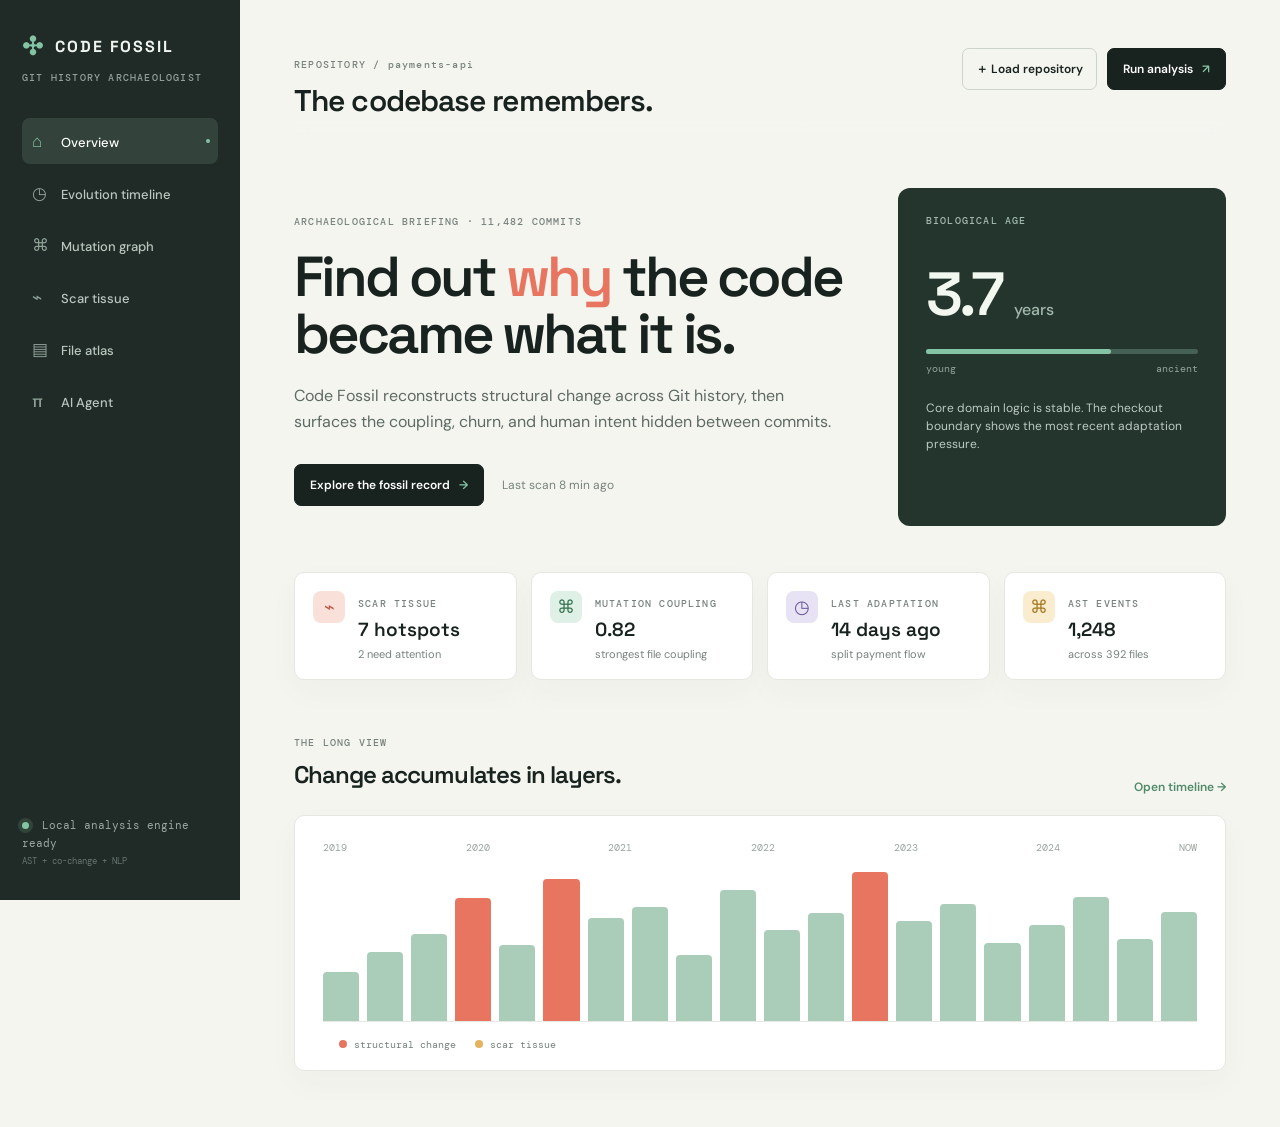
<file: index.html>
<!doctype html>
<html lang="en">
  <head>
    <meta charset="UTF-8" />
    <meta name="viewport" content="width=device-width, initial-scale=1.0" />
    <title>Code Fossil — Git History Archaeologist</title>
    <link rel="stylesheet" href="styles.css" />
  </head>
  <body>
    <div class="app-shell">
      <aside class="sidebar">
        <div class="brand"><span class="brand-mark">✣</span><span>CODE FOSSIL</span></div>
        <p class="eyebrow">GIT HISTORY ARCHAEOLOGIST</p>
        <nav class="nav" aria-label="Primary">
          <button class="nav-item active" data-view="overview"><span>⌂</span> Overview</button>
          <button class="nav-item" data-view="timeline"><span>◷</span> Evolution timeline</button>
          <button class="nav-item" data-view="graph"><span>⌘</span> Mutation graph</button>
          <button class="nav-item" data-view="scar-tissue"><span>⌁</span> Scar tissue</button>
          <button class="nav-item" data-view="files"><span>▤</span> File atlas</button>
          <button class="nav-item" onclick="window.location.href=' http://127.0.0.1:5002'">
  <span> π </span> AI Agent
</button>
        </nav>
        <div class="sidebar-foot"><span class="pulse"></span> Local analysis engine ready<br /><small>AST + co-change + NLP</small></div>
      </aside>

      <main class="main">
        <header class="topbar">
          <div>
            <p class="kicker">REPOSITORY / <span id="repo-name">payments-api</span></p>
            <h1 id="view-title">The codebase remembers.</h1>
          </div>
          <div class="top-actions">
            <button class="ghost-button" id="load-repo">＋ Load repository</button>
            <button class="primary-button" id="run-analysis">Run analysis <span>↗</span></button>
          </div>
        </header>

        <section id="view-overview" class="view active-view">
          <div class="hero-grid">
            <div class="hero-copy">
              <p class="kicker">ARCHAEOLOGICAL BRIEFING · 11,482 COMMITS</p>
              <h2>Find out <em>why</em> the code became what it is.</h2>
              <p class="lede">Code Fossil reconstructs structural change across Git history, then surfaces the coupling, churn, and human intent hidden between commits.</p>
              <div class="hero-cta"><button class="primary-button" data-view-jump="timeline">Explore the fossil record <span>→</span></button><span class="muted">Last scan 8 min ago</span></div>
            </div>
            <div class="age-card">
              <div class="card-label">BIOLOGICAL AGE</div>
              <div class="age-value" id="age-years">3.7 <span>years</span></div>
              <div class="age-rule"><span style="width:68%"></span></div>
              <div class="age-meta"><span>young</span><span>ancient</span></div>
              <p>Core domain logic is stable. The checkout boundary shows the most recent adaptation pressure.</p>
            </div>
          </div>

          <div class="metric-row">
            <article class="metric-card"><span class="metric-icon coral">⌁</span><div><span class="metric-label">SCAR TISSUE</span><strong id="metric-hotspots">7 hotspots</strong><small id="metric-hotspots-sub">2 need attention</small></div></article>
            <article class="metric-card"><span class="metric-icon mint">⌘</span><div><span class="metric-label">MUTATION COUPLING</span><strong id="metric-coupling">0.82</strong><small>strongest file coupling</small></div></article>
            <article class="metric-card"><span class="metric-icon lilac">◷</span><div><span class="metric-label">LAST ADAPTATION</span><strong id="metric-latest">14 days ago</strong><small id="metric-latest-sub">split payment flow</small></div></article>
            <article class="metric-card"><span class="metric-icon amber">⌘</span><div><span class="metric-label">AST EVENTS</span><strong id="metric-ast">1,248</strong><small id="metric-ast-sub">across 392 files</small></div></article>
          </div>

          <div class="section-head"><div><p class="kicker">THE LONG VIEW</p><h3>Change accumulates in layers.</h3></div><button class="text-button" data-view-jump="timeline">Open timeline →</button></div>
          <div class="timeline-preview"><div class="timeline-axis"><span>2019</span><span>2020</span><span>2021</span><span>2022</span><span>2023</span><span>2024</span><span>NOW</span></div><div class="timeline-bars"><i style="height:33%"></i><i style="height:46%"></i><i style="height:58%"></i><i class="hot" style="height:82%"></i><i style="height:51%"></i><i class="hot" style="height:95%"></i><i style="height:69%"></i><i style="height:76%"></i><i style="height:44%"></i><i style="height:88%"></i><i style="height:61%"></i><i style="height:72%"></i><i class="hot" style="height:100%"></i><i style="height:67%"></i><i style="height:78%"></i><i style="height:52%"></i><i style="height:64%"></i><i style="height:83%"></i><i style="height:55%"></i><i style="height:73%"></i></div><div class="timeline-note"><span class="dot coral-dot"></span> structural change <span class="dot amber-dot"></span> scar tissue</div></div>
        </section>

        <section id="view-timeline" class="view">
          <div class="section-head"><div><p class="kicker">EVOLUTION TIMELINE</p><h2>Every refactor leaves a layer.</h2><p class="subcopy">Structural events inferred from AST diffs, commit messages, and file co-change.</p></div><select id="timeline-filter" class="select"><option value="all">All events</option><option value="refactor">Refactors</option><option value="bug">Bug fixes</option><option value="feature">Features</option></select></div>
          <div class="timeline-detail" id="timeline-detail"></div>
        </section>

        <section id="view-graph" class="view">
          <div class="section-head"><div><p class="kicker">MUTATION GRAPH</p><h2>Coupling is the hidden skeleton.</h2><p class="subcopy">Files that repeatedly change together become architectural dependencies.</p></div><div class="legend"><span><i class="legend-dot strong"></i> strong coupling</span><span><i class="legend-dot weak"></i> weak coupling</span></div></div>
          <div class="graph-layout"><div class="graph-card"><svg id="mutation-graph" viewBox="0 0 760 420" role="img" aria-label="Mutation coupling graph"></svg></div><aside class="insight-card"><p class="kicker">SELECTED CLUSTER</p><h3>Checkout boundary</h3><p>Four files mutate as one unit in <strong>68%</strong> of recent changes.</p><div class="cluster-list"><span>checkout/authorize.ts</span><span>ledger/entry.ts</span><span>events/payment.ts</span><span>api/payment-route.ts</span></div><button class="text-button" data-view-jump="files">Inspect files →</button></aside></div>
        </section>

        <section id="view-scar-tissue" class="view">
          <div class="section-head"><div><p class="kicker">SCAR TISSUE DETECTOR</p><h2>Where the code keeps getting hurt.</h2><p class="subcopy">Hotspots combine churn, bug-fix density, rollback frequency, and structural instability.</p></div><span class="status-chip">7 regions flagged</span></div>
          <div class="hotspot-table" id="hotspot-table"></div>
        </section>

        <section id="view-files" class="view">
          <div class="section-head"><div><p class="kicker">FILE ATLAS</p><h2>Biological age by file.</h2><p class="subcopy">A living map of the repository’s oldest, busiest, and most adapted tissue.</p></div><input id="file-search" class="search" placeholder="Search files…" /></div>
          <div class="file-grid" id="file-grid"></div>
        </section>
      </main>
    </div>
    <div class="modal-backdrop" id="repo-modal" aria-hidden="true">
      <div class="modal" role="dialog" aria-modal="true" aria-labelledby="repo-modal-title">
        <button class="modal-close" id="close-modal" aria-label="Close">×</button>
        <p class="kicker">NEW REPOSITORY</p>
        <h2 id="repo-modal-title">Bring a codebase into the lab.</h2>
        <p class="modal-copy">Paste a local path or Git URL. This prototype keeps the handoff ready for a real analysis service.</p>
        <label for="repo-input">Repository path or URL</label>
        <input id="repo-input" class="repo-input" placeholder="https://github.com/acme/payments-api" />
        <div class="modal-actions"><button class="ghost-button" id="cancel-repo">Cancel</button><button class="primary-button" id="confirm-repo">Add repository <span>→</span></button></div>
      </div>
    </div>
    <div class="toast" id="toast" role="status"></div>
    <script src="app.js"></script>
  </body>
</html>
</file>
<file: styles.css>
@import url('https://fonts.googleapis.com/css2?family=DM+Mono:wght@400;500&family=DM+Sans:wght@400;500;600;700&family=Space+Grotesk:wght@500;600;700&display=swap');
:focus-visible{outline:3px solid #b3a5d9;outline-offset:3px}.topbar{position:sticky;top:0;z-index:5;padding:12px 0 20px;background:linear-gradient(var(--paper) 82%,transparent);backdrop-filter:blur(8px)}.sidebar{position:sticky;top:0;height:100vh}.nav-item{position:relative;transition:background .2s,color .2s,transform .2s}.nav-item:hover{transform:translateX(2px)}.nav-item.active:after{content:'';position:absolute;right:8px;top:50%;width:4px;height:4px;border-radius:50%;background:var(--mint);transform:translateY(-50%)}.primary-button,.ghost-button{transition:transform .2s,box-shadow .2s}.primary-button:hover,.ghost-button:hover{transform:translateY(-1px);box-shadow:0 6px 16px #1b30251c}.metric-card,.timeline-preview,.graph-card,.insight-card,.hotspot-table,.file-grid{box-shadow:0 12px 32px #24352d08}.metric-card{transition:transform .2s,box-shadow .2s}.metric-card:hover{transform:translateY(-3px);box-shadow:0 16px 28px #24352d12}.timeline-bars i{transition:height .25s,filter .25s}.timeline-bars i:hover{filter:brightness(.9)}.file-card{transition:background .2s}.file-card:hover{background:#fbfcf8}.modal-backdrop{position:fixed;inset:0;z-index:20;display:grid;place-items:center;padding:20px;background:#17231f80;backdrop-filter:blur(5px);opacity:0;pointer-events:none;transition:opacity .2s}.modal-backdrop.open{opacity:1;pointer-events:auto}.modal{position:relative;width:min(480px,100%);background:#fff;border-radius:14px;padding:32px;box-shadow:0 24px 80px #13241b33;transform:translateY(10px);transition:transform .2s}.modal-backdrop.open .modal{transform:translateY(0)}.modal h2{font:600 29px 'Space Grotesk';letter-spacing:-.04em;margin:10px 0}.modal-copy{font-size:13px;line-height:1.6;color:var(--muted);margin:0 0 25px}.modal label{display:block;font:11px 'DM Mono';color:var(--muted);margin-bottom:8px}.repo-input{width:100%;padding:13px 14px;border:1px solid #ccd4cd;border-radius:7px;font:13px 'DM Sans';color:var(--ink)}.modal-actions{display:flex;justify-content:flex-end;gap:10px;margin-top:22px}.modal-close{position:absolute;right:16px;top:14px;border:0;background:transparent;color:var(--muted);font-size:26px;line-height:1;cursor:pointer}
:root{--ink:#18221f;--muted:#78827d;--paper:#f5f5f0;--panel:#fff;--line:#e4e8e1;--coral:#e87560;--mint:#84c4a4;--lilac:#b3a5d9;--amber:#e4b35e;--green:#4f8b68}
*{box-sizing:border-box}body{margin:0;background:var(--paper);color:var(--ink);font-family:'DM Sans',sans-serif}.app-shell{display:flex;min-height:100vh}.sidebar{width:240px;background:#202b27;color:#eff4ef;padding:30px 22px;display:flex;flex-direction:column}.brand{font:700 16px 'Space Grotesk';letter-spacing:.12em;display:flex;align-items:center;gap:10px}.brand-mark{color:var(--mint);font-size:25px}.eyebrow,.kicker,.metric-label,.card-label{font:500 10px 'DM Mono';letter-spacing:.12em;color:var(--muted)}.sidebar .eyebrow{color:#91a198;margin:9px 0 34px}.nav{display:grid;gap:6px}.nav-item{border:0;background:transparent;color:#b9c7bf;text-align:left;padding:12px 10px;border-radius:8px;font:500 13px 'DM Sans';cursor:pointer}.nav-item span{display:inline-block;width:26px;color:#8fa298;font-size:17px}.nav-item:hover,.nav-item.active{background:#33433b;color:#fff}.nav-item.active span{color:var(--mint)}.sidebar-foot{margin-top:auto;color:#9aa9a1;font:11px 'DM Mono';line-height:1.6}.sidebar-foot small{color:#66756d}.pulse{display:inline-block;width:7px;height:7px;border-radius:50%;background:var(--mint);margin-right:6px;box-shadow:0 0 0 4px #31443a}.main{flex:1;padding:36px 54px 56px;max-width:1500px}.topbar{display:flex;align-items:flex-start;justify-content:space-between;margin-bottom:48px}.topbar h1{font:600 30px 'Space Grotesk';margin:8px 0 0;letter-spacing:-.03em}.top-actions{display:flex;gap:10px}.primary-button,.ghost-button,.text-button,.select,.search{font:600 12px 'DM Sans';border-radius:7px;cursor:pointer}.primary-button{border:1px solid var(--ink);background:var(--ink);color:#fff;padding:12px 15px}.primary-button span{color:var(--mint);margin-left:6px}.ghost-button{border:1px solid #ccd4cd;background:transparent;color:var(--ink);padding:11px 13px}.text-button{border:0;background:transparent;color:var(--green);padding:0}.hero-grid{display:grid;grid-template-columns:1.35fr .8fr;gap:50px;align-items:stretch}.hero-copy{padding:17px 0 20px}.hero-copy h2{font:600 clamp(38px,4.4vw,65px) 'Space Grotesk';line-height:1.02;letter-spacing:-.055em;max-width:690px;margin:20px 0}.hero-copy h2 em{color:var(--coral);font-style:normal}.lede{max-width:580px;color:#5e6a64;font-size:16px;line-height:1.65}.hero-cta{display:flex;align-items:center;gap:18px;margin-top:28px}.muted,.subcopy{color:var(--muted);font-size:12px}.age-card{background:#24352d;color:#f2f8f0;border-radius:12px;padding:26px 28px;min-height:245px}.age-card .card-label{color:#a3b9ad}.age-value{font:600 61px 'Space Grotesk';letter-spacing:-.06em;margin:28px 0 16px}.age-value span{font:500 16px 'DM Sans';color:#a3b9ad;letter-spacing:0}.age-rule{height:5px;border-radius:4px;background:#456055}.age-rule span{display:block;background:var(--mint);height:100%;border-radius:4px}.age-meta{display:flex;justify-content:space-between;color:#91a69b;font:10px 'DM Mono';margin-top:8px}.age-card p{color:#bbcbc2;font-size:12px;line-height:1.5;margin-top:24px}.metric-row{display:grid;grid-template-columns:repeat(4,1fr);gap:14px;margin:46px 0}.metric-card{background:var(--panel);border:1px solid var(--line);border-radius:10px;padding:18px;display:flex;gap:13px;align-items:flex-start}.metric-icon{width:32px;height:32px;border-radius:8px;display:grid;place-items:center;font-size:18px}.metric-icon.coral{background:#f9e1da;color:#bd5947}.metric-icon.mint{background:#dff0e6;color:#397352}.metric-icon.lilac{background:#e8e3f4;color:#665694}.metric-icon.amber{background:#faedcf;color:#a87820}.metric-card strong{display:block;font:600 19px 'Space Grotesk';margin:5px 0}.metric-card small{display:block;color:var(--muted);font-size:11px}.section-head{display:flex;justify-content:space-between;align-items:flex-end;margin:18px 0 20px}.section-head h2,.section-head h3{font:600 30px 'Space Grotesk';letter-spacing:-.04em;margin:8px 0 5px}.section-head h3{font-size:24px}.timeline-preview{background:#fff;border:1px solid var(--line);border-radius:10px;padding:25px 28px 19px}.timeline-axis{display:flex;justify-content:space-between;color:#9ba69f;font:10px 'DM Mono';margin-bottom:18px}.timeline-bars{height:150px;display:flex;align-items:flex-end;gap:8px;border-bottom:1px solid var(--line)}.timeline-bars i{display:block;flex:1;background:#a9cdb8;border-radius:4px 4px 0 0;min-width:7px}.timeline-bars i.hot{background:var(--coral)}.timeline-note{margin-top:16px;color:var(--muted);font:10px 'DM Mono';display:flex;align-items:center;gap:7px}.dot{width:8px;height:8px;border-radius:50%;display:inline-block}.coral-dot{background:var(--coral);margin-left:16px}.amber-dot{background:var(--amber);margin-left:12px}.view{display:none}.active-view{display:block}.timeline-detail{background:#fff;border:1px solid var(--line);border-radius:10px;padding:10px 28px}.event{display:grid;grid-template-columns:100px 18px 1fr auto;gap:18px;padding:21px 0;border-bottom:1px solid var(--line);align-items:start}.event:last-child{border-bottom:0}.event-date{font:11px 'DM Mono';color:var(--muted)}.event-marker{width:12px;height:12px;margin-top:3px;border-radius:50%;background:var(--mint);box-shadow:0 0 0 5px #e6f2eb}.event-marker.bug{background:var(--coral);box-shadow:0 0 0 5px #fae7e1}.event-marker.feature{background:var(--lilac);box-shadow:0 0 0 5px #eeeafb}.event h3{font:600 16px 'Space Grotesk';margin:0 0 6px}.event p{font-size:12px;color:var(--muted);margin:0;line-height:1.5}.event-tag{font:10px 'DM Mono';padding:5px 8px;border-radius:5px;background:#f0f3ef;color:#6e7b73}.select,.search{background:#fff;border:1px solid #ccd4cd;padding:10px 12px;color:var(--ink)}.legend{display:flex;gap:15px;color:var(--muted);font:10px 'DM Mono'}.legend-dot{display:inline-block;width:8px;height:8px;border-radius:50%;margin-right:5px}.legend-dot.strong{background:var(--coral)}.legend-dot.weak{background:#bbd6c4}.graph-layout{display:grid;grid-template-columns:1.55fr .75fr;gap:20px}.graph-card,.insight-card,.hotspot-table,.file-grid{background:#fff;border:1px solid var(--line);border-radius:10px}.graph-card{padding:18px}.graph-card svg{width:100%;height:auto;display:block}.insight-card{padding:27px}.insight-card h3{font:600 23px 'Space Grotesk';margin:9px 0}.insight-card p{color:var(--muted);font-size:13px;line-height:1.55}.cluster-list{display:grid;gap:10px;margin:22px 0 28px}.cluster-list span{font:11px 'DM Mono';color:#52615a;border-bottom:1px dashed #dfe5df;padding-bottom:8px}.status-chip{font:11px 'DM Mono';color:#a05c36;background:#faeadb;padding:8px 10px;border-radius:5px}.hotspot-table{overflow:hidden}.hotspot-row{display:grid;grid-template-columns:2fr 1fr 1fr 1fr 110px;gap:16px;padding:17px 22px;border-bottom:1px solid var(--line);align-items:center}.hotspot-row.head{background:#fafbf8;color:var(--muted);font:10px 'DM Mono';letter-spacing:.08em}.hotspot-row:last-child{border-bottom:0}.file-name{font:500 13px 'DM Mono'}.risk{font:11px 'DM Mono';padding:5px 8px;border-radius:4px;display:inline-block}.risk.high{background:#fae1dc;color:#af5040}.risk.med{background:#faedcf;color:#9b6c16}.risk.low{background:#e0f0e6;color:#397352}.bar{height:6px;background:#ebefea;border-radius:4px;overflow:hidden}.bar span{display:block;height:100%;border-radius:4px;background:var(--coral)}.file-grid{display:grid;grid-template-columns:repeat(3,1fr);gap:0;overflow:hidden}.file-card{padding:20px;border-right:1px solid var(--line);border-bottom:1px solid var(--line)}.file-card:nth-child(3n){border-right:0}.file-card h3{font:500 13px 'DM Mono';margin:0 0 13px}.file-card .age{font:600 25px 'Space Grotesk'}.file-card p{font-size:11px;color:var(--muted);margin:5px 0 14px}.file-card .bar span{background:var(--mint)}.toast{position:fixed;right:28px;bottom:26px;background:#24352d;color:#fff;padding:12px 16px;border-radius:7px;font:12px 'DM Mono';opacity:0;transform:translateY(10px);transition:.25s;pointer-events:none}.toast.show{opacity:1;transform:translateY(0)}@media(max-width:900px){.sidebar{width:190px}.main{padding:26px}.hero-grid,.graph-layout{grid-template-columns:1fr}.metric-row{grid-template-columns:repeat(2,1fr)}}@media(max-width:650px){.app-shell{display:block}.sidebar{width:100%;padding:16px 20px}.sidebar .eyebrow,.sidebar-foot{display:none}.nav{display:flex;overflow:auto;margin-top:18px}.nav-item{white-space:nowrap}.main{padding:24px 18px}.topbar{display:block;margin-bottom:30px}.top-actions{margin-top:16px}.hero-copy h2{font-size:42px}.metric-row,.file-grid{grid-template-columns:1fr}.file-card{border-right:0}.hotspot-row{grid-template-columns:1.6fr 1fr 1fr}.hotspot-row>*:nth-child(4),.hotspot-row>*:nth-child(5),.hotspot-row.head>*:nth-child(4),.hotspot-row.head>*:nth-child(5){display:none}}
</file>
